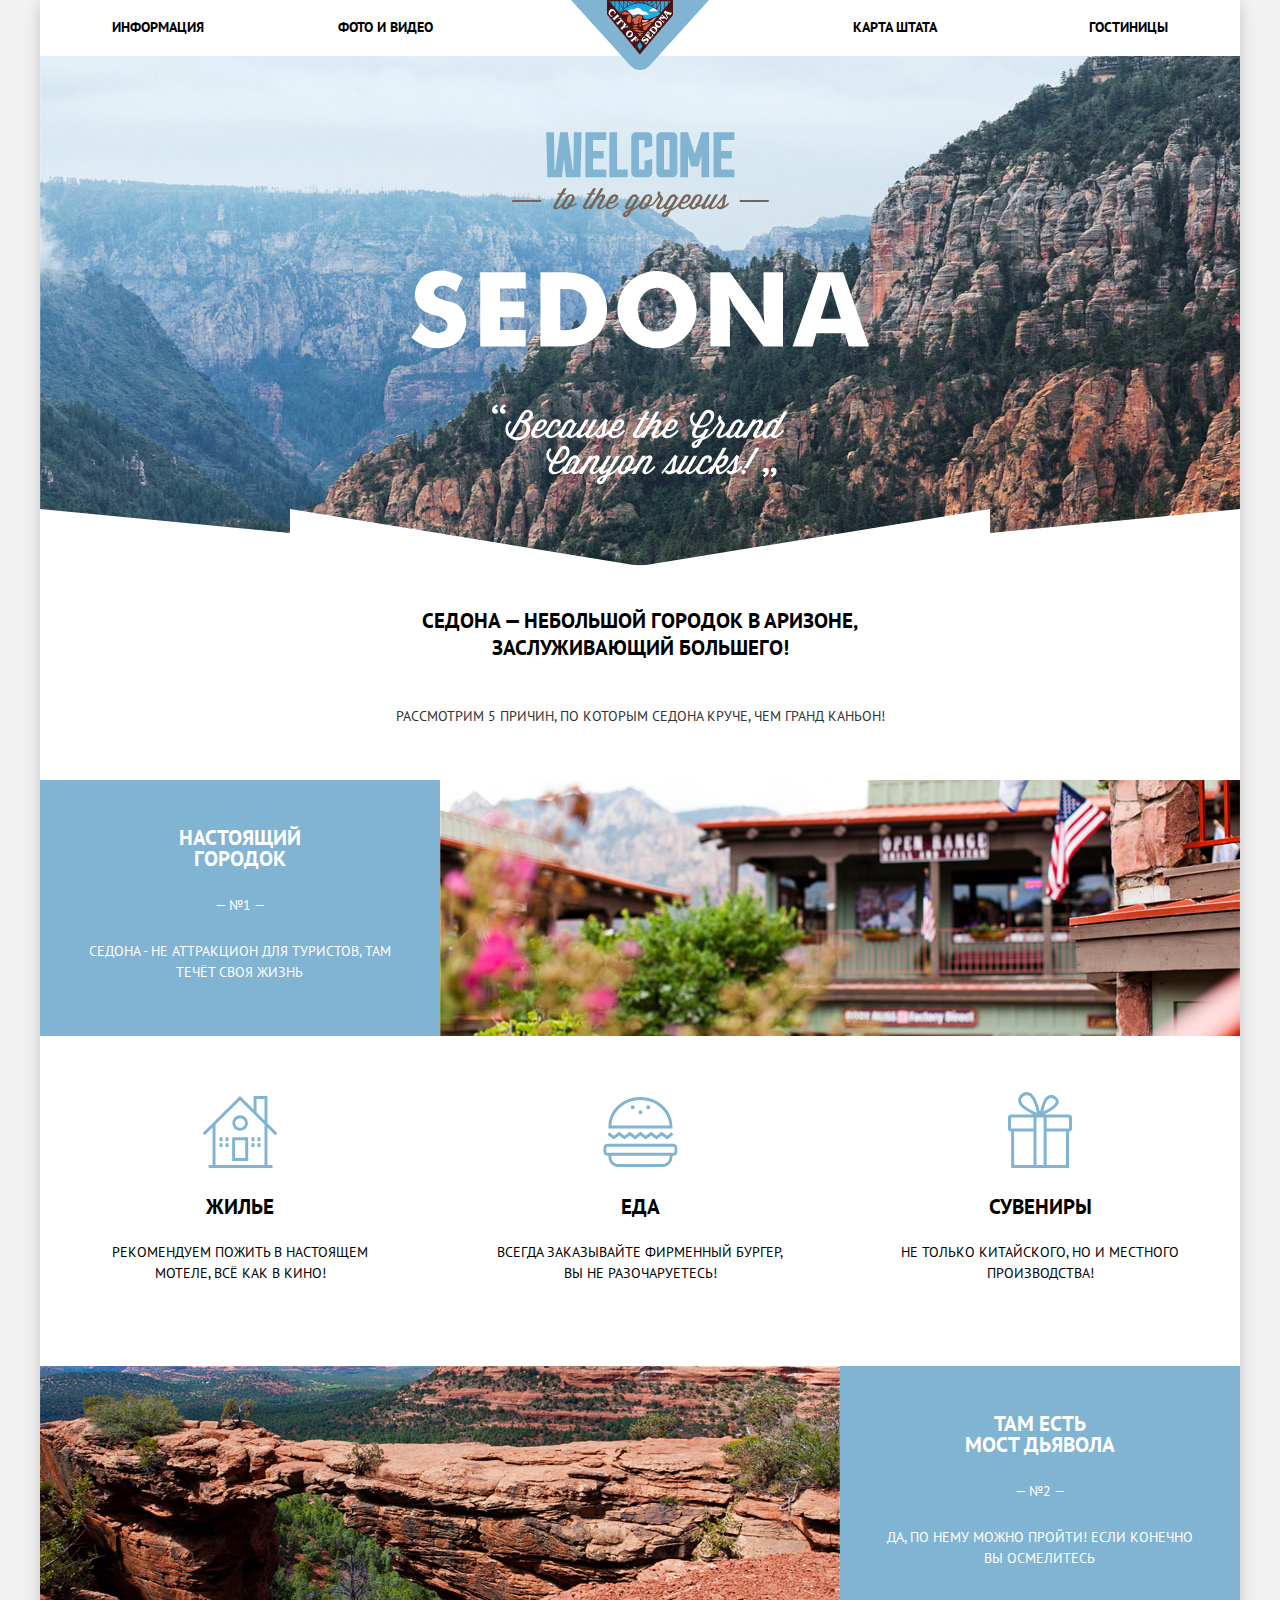
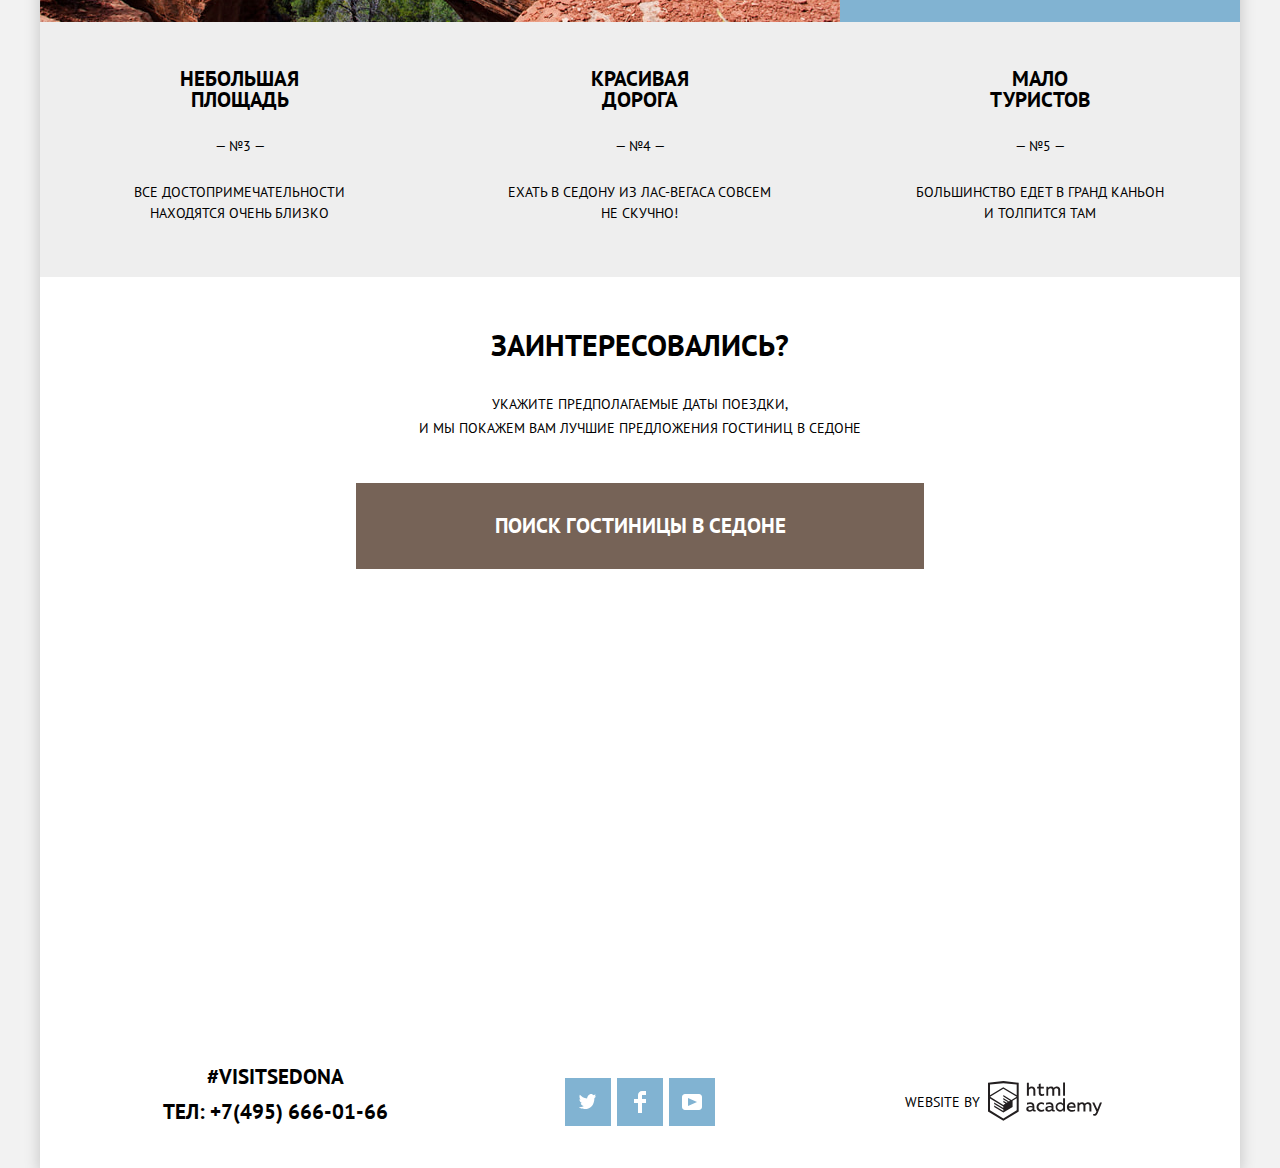
<file: index.html>
<!DOCTYPE html>
<html class="page" lang="ru">

<head>
  <meta charset="utf-8">
  <title>HTML Academy: Седона</title>
  <link rel="stylesheet" href="css/normalize.css">
  <link rel="stylesheet" href="css/style.min.css">

  <link rel="icon" href="favicon.ico">
  <link rel="icon" href="img/icons/icon.svg" type="image/svg+xml">
  <link rel="apple-touch-icon" href="img/icons/180.png">
  <link rel="manifest" href="manifest.webmanifest">
</head>

<body class="page-body">
  <div class="container">
    <header class="main-header">
      <nav class="main-navigation">
        <ul class="site-navigation">
          <li class="site-navigation__item"><a href="#">Информация</a></li>
          <li class="site-navigation__item"><a href="blank.html">Фото и видео</a></li>
        </ul>
        <a class="main-header-logo">
          <img src="img/logo.svg" width="138" height="70" alt="logotip">
        </a>
        <ul class="site-navigation">
          <li class="site-navigation__item"><a href="blank.html">Карта штата</a></li>
          <li class="site-navigation__item"><a href="catalog.html">Гостиницы</a></li>
        </ul>
      </nav>
    </header>

    <main class="main">
      <h1 class="hidden">Sedona - сайт поиска жилья</h1>
      <section class="preview">
        <h2 class="hidden">Превью</h2>
        <div class="preview-img">
          <img src="img/welcome.svg" width="459" height="353"
            alt="WELCOME to the gorgeous SEDONA because the grand canyon sucks">
        </div>
        <div class="preview-text">
          <h3 class="preview-text_title title-h3">Седона — небольшой городок в Аризоне, заслуживающий большего!
          </h3>
          <p class="preview-text_text p_text">Рассмотрим 5 причин, по которым Седона круче, чем гранд каньон!</p>
        </div>
      </section>
      <section class="description">
        <h2 class="hidden">Описание</h2>
        <ul class="description-list">
          <li class="description-item">
            <div class="description-item-block">
              <h3 class="description-item-block__title title-h3">Настоящий<br> городок</h3>
              <p class="p_text">&#8212; №1 &#8212;</p>
              <p class="description-item-block__text p_text">Седона - не аттракцион для туристов, там<br> течёт своя
                жизнь</p>
            </div>
            <div class="description-item-block_img">
              <img src="img/image-1.jpg" width="800" height="256" alt="small town Sedona">
            </div>
            <ul class="feature-list">
              <li class="feature-item feature-item--house">
                <h4 class="feature-item__title title-h4">Жилье</h4>
                <p class="feature-item__text p_text">Рекомендуем пожить в настоящем<br> мотеле, всё как в кино!</p>
              </li>
              <li class="feature-item feature-item--burger">
                <h4 class="feature-item__title title-h4">Еда</h4>
                <p class="feature-item__text p_text">Всегда заказывайте фирменный бургер,<br> вы не разочаруетесь!</p>
              </li>
              <li class="feature-item feature-item--present">
                <h4 class="feature-item__title title-h4">Сувениры</h4>
                <p class="feature-item__text p_text">Не только китайского, но и местного<br> производства!</p>
              </li>
            </ul>
          </li>
          <li class="description-item">
            <div class="description-item-block_img">
              <img src="img/image-2.jpg" width="800" height="256" alt="canyon">
            </div>
            <div class="description-item-block">
              <h3 class="description-item-block__title title-h3">Там есть<br> Мост дьявола</h3>
              <p class="p_text">&#8212; №2 &#8212;</p>
              <p class="description-item-block__text p_text">Да, по нему можно пройти! Если конечно<br> вы осмелитесь
              </p>
            </div>
          </li>
        </ul>
        <ul class="description-list-profit">
          <li class="description-item-block profit">
            <h3 class="description-item-block-title profit title-h3">небольшая<br> площадь</h3>
            <p class="p_text">&#8212; №3 &#8212;</p>
            <p class="description-item-block__text profit p_text">все достопримечательности<br> находятся очень близко
            </p>
          </li>
          <li class="description-item-block profit">
            <h3 class="description-item-block-title profit title-h3">красивая<br> дорога</h3>
            <p class="p_text">&#8212; №4 &#8212;</p>
            <p class="description-item-block__text profit p_text">ехать в седону из лас-вегаса совсем<br> не скучно!</p>
          </li>
          <li class="description-item-block profit">
            <h3 class="description-item-block-title profit title-h3">мало<br> туристов</h3>
            <p class="p_text">&#8212; №5 &#8212;</p>
            <p class="description-item-block__text profit p_text">большинство едет в гранд каньон<br> и толпится там</p>
          </li>
        </ul>
      </section>
      <section class="block-search">
        <h2 class="hidden">Поиск Гостиницы</h2>
        <p class="block-search__title p_text">Заинтересовались?</p>
        <p class="block-search__text p_text">Укажите предполагаемые даты поездки,<br> и мы покажем вам лучшие предложения гостиниц в седоне</p>
        <div class="search-form__btn-wrapper">
          <button class="button-search"><span class="button-search--active">поиск гостиницы в седоне</span></button>
        </div>
        <div class="search-form search-form--hidden">
          <div class="search-form__wrapper">
            <h2 class="hidden">Форма поиска гостиницы</h2>
            <div class="search-form-block">
              <form action="https://echo.htmlacademy.ru/" method="POST">
                <div class="search-form-block__wrapper">
                  <label class="search-date-in  search-label text" for="date-in">Дата заезда:</label>
                  <input class="search-date-in text " type="text" name="date-in" id="date-in" value="24 апреля 2017">
                  <button type="button" aria-label="calendar"><svg width="21" height="23" viewBox="0 0 21 23"
                      fill="none" xmlns="http://www.w3.org/2000/svg">
                      <path fill-rule="evenodd" clip-rule="evenodd"
                        d="M16.406 3.02498H19.251C20.217 3.02498 21 3.84698 21 4.86198V21.164C21 22.179 20.217 23 19.251 23H1.75C0.784 23 0 22.179 0 21.164V4.86198C0 3.84698 0.784 3.02498 1.75 3.02498H4.593V1.64798C4.593 1.26698 4.887 0.958984 5.25 0.958984C5.612 0.958984 5.906 1.26698 5.906 1.64798V3.02498H9.844V1.64798C9.844 1.26698 10.138 0.958984 10.501 0.958984C10.862 0.958984 11.156 1.26698 11.156 1.64798V3.02498H15.094V1.64798C15.094 1.26698 15.387 0.958984 15.75 0.958984C16.112 0.958984 16.406 1.26698 16.406 1.64798V3.02498ZM19.5646 21.484C19.6466 21.3979 19.691 21.2828 19.688 21.164H19.689V4.86198C19.689 4.60898 19.493 4.40298 19.252 4.40298H16.407V5.78098C16.407 6.16198 16.113 6.46998 15.751 6.46998C15.388 6.46998 15.095 6.16198 15.095 5.78098V4.40298H11.157V5.78098C11.157 6.16198 10.863 6.46998 10.502 6.46998C10.139 6.46998 9.845 6.16198 9.845 5.78098V4.40298H5.907V5.78098C5.907 6.16198 5.613 6.46998 5.251 6.46998C4.888 6.46998 4.594 6.16198 4.594 5.78098V4.40298H1.75C1.50263 4.40953 1.30696 4.61458 1.312 4.86198V21.164C1.30696 21.4114 1.50263 21.6164 1.75 21.623H19.251C19.3698 21.6201 19.4826 21.5701 19.5646 21.484Z"
                        fill="#A9A9A9" />
                      <path fill-rule="evenodd" clip-rule="evenodd"
                        d="M4.59399 9.2251H7.21899V11.2911H4.59399V9.2251ZM4.59399 12.6681H7.21899V14.7351H4.59399V12.6681ZM7.21899 16.1121H4.59399V18.1781H7.21899V16.1121ZM9.18799 16.1121H11.813V18.1781H9.18799V16.1121ZM11.813 12.6681H9.18799V14.7351H11.813V12.6681ZM9.18799 9.2251H11.813V11.2911H9.18799V9.2251ZM16.406 16.1121H13.781V18.1781H16.406V16.1121ZM13.781 12.6681H16.406V14.7351H13.781V12.6681ZM16.406 9.2251H13.781V11.2911H16.406V9.2251Z"
                        fill="#A9A9A9" />
                    </svg>
                  </button>
                </div>
                <div class="search-form-block__wrapper">
                  <label class="search-date-out search-label text" for="date-out">Дата выезда:</label>
                  <input class="search-date-out text " type="text" name="date-out" id="date-out" value="4 июля 2017">
                  <button type="button" aria-label="calendar"><svg width="21" height="23" viewBox="0 0 21 23"
                      fill="none" xmlns="http://www.w3.org/2000/svg">
                      <path fill-rule="evenodd" clip-rule="evenodd"
                        d="M16.406 3.02498H19.251C20.217 3.02498 21 3.84698 21 4.86198V21.164C21 22.179 20.217 23 19.251 23H1.75C0.784 23 0 22.179 0 21.164V4.86198C0 3.84698 0.784 3.02498 1.75 3.02498H4.593V1.64798C4.593 1.26698 4.887 0.958984 5.25 0.958984C5.612 0.958984 5.906 1.26698 5.906 1.64798V3.02498H9.844V1.64798C9.844 1.26698 10.138 0.958984 10.501 0.958984C10.862 0.958984 11.156 1.26698 11.156 1.64798V3.02498H15.094V1.64798C15.094 1.26698 15.387 0.958984 15.75 0.958984C16.112 0.958984 16.406 1.26698 16.406 1.64798V3.02498ZM19.5646 21.484C19.6466 21.3979 19.691 21.2828 19.688 21.164H19.689V4.86198C19.689 4.60898 19.493 4.40298 19.252 4.40298H16.407V5.78098C16.407 6.16198 16.113 6.46998 15.751 6.46998C15.388 6.46998 15.095 6.16198 15.095 5.78098V4.40298H11.157V5.78098C11.157 6.16198 10.863 6.46998 10.502 6.46998C10.139 6.46998 9.845 6.16198 9.845 5.78098V4.40298H5.907V5.78098C5.907 6.16198 5.613 6.46998 5.251 6.46998C4.888 6.46998 4.594 6.16198 4.594 5.78098V4.40298H1.75C1.50263 4.40953 1.30696 4.61458 1.312 4.86198V21.164C1.30696 21.4114 1.50263 21.6164 1.75 21.623H19.251C19.3698 21.6201 19.4826 21.5701 19.5646 21.484Z"
                        fill="#A9A9A9" />
                      <path fill-rule="evenodd" clip-rule="evenodd"
                        d="M4.59399 9.2251H7.21899V11.2911H4.59399V9.2251ZM4.59399 12.6681H7.21899V14.7351H4.59399V12.6681ZM7.21899 16.1121H4.59399V18.1781H7.21899V16.1121ZM9.18799 16.1121H11.813V18.1781H9.18799V16.1121ZM11.813 12.6681H9.18799V14.7351H11.813V12.6681ZM9.18799 9.2251H11.813V11.2911H9.18799V9.2251ZM16.406 16.1121H13.781V18.1781H16.406V16.1121ZM13.781 12.6681H16.406V14.7351H13.781V12.6681ZM16.406 9.2251H13.781V11.2911H16.406V9.2251Z"
                        fill="#A9A9A9" />
                    </svg>
                  </button>
                </div>
                <div class="search-form-block__wrapper search-form-block__wrapper--children">
                  <div class="adult">
                    <label class=" search-label text" for="adult">Взрослые:</label>
                    <button class="button button--minus minus" type="button" aria-label="button--minus"><svg width="12"
                        height="3" viewBox="0 0 12 3" fill="none" xmlns="http://www.w3.org/2000/svg">
                        <rect width="12" height="3" fill="#A9A9A9" />
                      </svg>
                    </button>
                    <input class="search-adult text " type="text" name="adult" id="adult" value="2">
                    <button class="button button--plus plus" type="button" aria-label="button--plus"><svg width="11"
                        height="11" viewBox="0 0 11 11" fill="none" xmlns="http://www.w3.org/2000/svg">
                        <path fill-rule="evenodd" clip-rule="evenodd"
                          d="M4.23086 6.76932V11H6.76932V6.76932H11V4.23086H6.76932V0H4.23085V4.23086H0V6.76932H4.23086Z"
                          fill="#A9A9A9" />
                      </svg>
                    </button>
                  </div>
                  <div class="children">
                    <label class="  search-label text" for="children">Дети:</label>
                    <button class="button button--minus minus" type="button" aria-label="button--minus"><svg width="12"
                        height="3" viewBox="0 0 12 3" fill="none" xmlns="http://www.w3.org/2000/svg">
                        <rect width="12" height="3" fill="#A9A9A9" />
                      </svg>
                    </button>
                    <input class="search-children text " type="text" name="children" id="children" value="0">
                    <button class="button button--plus plus" type="button" aria-label="button--plus"><svg width="11"
                        height="11" viewBox="0 0 11 11" fill="none" xmlns="http://www.w3.org/2000/svg">
                        <path fill-rule="evenodd" clip-rule="evenodd"
                          d="M4.23086 6.76932V11H6.76932V6.76932H11V4.23086H6.76932V0H4.23085V4.23086H0V6.76932H4.23086Z"
                          fill="#A9A9A9" />
                      </svg>
                    </button>
                  </div>
                </div>
                <button class="search-button" type="submit"><span>Найти</span></button>
              </form>
            </div>
          </div>
        </div>
      </section>
      <section class="map">
        <h2 class="hidden">карта</h2>
        <div>
          <iframe
            src="https://www.google.com/maps/embed?pb=!1m18!1m12!1m3!1d837187.0478783008!2d-111.95041720339687!3d34.950043770920715!2m3!1f0!2f0!3f0!3m2!1i1024!2i768!4f13.1!3m3!1m2!1s0x872da132f942b00d%3A0x5548c523fa6c8efd!2z0KHQtdC00L7QvdCwLCDQkNGA0LjQt9C-0L3QsCA4NjMzNiwg0KHQqNCQ!5e0!3m2!1sru!2sru!4v1615909333583!5m2!1sru!2sru"
            width="1200" height="593" style="border:0;" allowfullscreen="" loading="lazy"></iframe>
        </div>
      </section>
    </main>

    <footer class="main-footer main-footer--index">
      <div class="footer-contacts">
        <h2 class="visually-hidden">Контакты</h2>
        <span>#VISITSEDONA</span>
        <a class="contacts-phone" href="tel:+74956660166">ТЕЛ: +7(495) 666-01-66 </a>
      </div>
      <div class="footer-social">
        <h2 class="hidden">Соцсети</h2>
        <ul>
          <li class="footer-social-item">
            <a class="social-button" href="#">
              <span class="visually-hidden">Twitter</span>
              <svg width="17" height="17" viewBox="0 0 17 17" fill="none" xmlns="http://www.w3.org/2000/svg">
                <path
                  d="M10.95 1.14409C12.635 0.648089 13.934 1.41409 14.527 2.32309C15.2 2.09209 15.858 1.84209 16.538 1.61509C16.5249 2.30145 16.2117 2.94761 15.681 3.38309C16.366 3.55309 16.985 2.89209 16.985 2.89209C16.816 3.89209 15.979 4.68009 15.422 4.91609C15.191 11.6661 12.247 16.1331 5.34498 15.9981H4.89898C4.48898 15.9981 0.734977 15.5381 0.000976562 14.1111C2.27198 14.3071 3.89398 13.6891 4.69398 12.9341C3.73398 12.6341 2.01498 12.4571 1.71498 9.98409C2.06398 10.0901 2.27898 10.2121 2.90498 10.1031C1.70498 9.24709 0.373977 8.53009 0.447977 6.33009C0.732977 6.65809 1.51498 6.86609 1.78798 6.80209C1.08498 6.56109 -0.182023 3.44209 0.893977 1.85009C2.71198 3.70409 4.62898 5.45609 8.04598 5.62309C8.25398 3.33009 9.18298 1.79309 10.95 1.14409Z"
                  fill="white" />
              </svg>
            </a>
          </li>
          <li class="footer-social-item">
            <a class="social-button" href="#">
              <span class="visually-hidden">Facebook</span>
              <svg width="12" height="22" viewBox="0 0 12 22" fill="none" xmlns="http://www.w3.org/2000/svg">
                <path d="M12 4V0H8C5.79086 0 4 1.79086 4 4V8H0V12H4V22H8V12H12V8H8V4H12Z" fill="white" />
              </svg>
            </a>
          </li>
          <li class="footer-social-item">
            <a class="social-button" href="#">
              <span class="visually-hidden">YouTube</span>
              <svg width="20" height="16" viewBox="0 0 20 16" fill="none" xmlns="http://www.w3.org/2000/svg">
                <path fill-rule="evenodd" clip-rule="evenodd"
                  d="M3 0H17C18.65 0 20 1.35 20 3V13C20 14.65 18.65 16 17 16H3C1.35 16 0 14.65 0 13V3C0 1.35 1.35 0 3 0ZM6.027 4.002V11.998L15.014 8L6.027 4.002Z"
                  fill="white" />
              </svg>
            </a>
          </li>
        </ul>
      </div>
      <div class="footer-copyright">
        <h2 class="hidden">Копирайт</h2>
        <p class="footer-copyright__text p_text">Website by</p>
        <a class="footer-copyright-button" href="https://htmlacademy.ru/intensive/htmlcss" aria-label="coopyright">
          <svg width="115" height="41" fill="none" xmlns="http://www.w3.org/2000/svg">
            <path fill-rule="evenodd" clip-rule="evenodd"
              d="M15.52 1.057h-.17L0 2.72v28.776l15.35 9.343 15.352-9.344V2.72L15.52 1.057zm61.498 1.565h-1.93v13.11h1.93V2.621zm-36.156.01v5.136a3.976 3.976 0 0 1 2.849-1.23 3.387 3.387 0 0 1 2.614 1.007 3.55 3.55 0 0 1 1.015 2.662v5.556h-1.973v-5.297a1.984 1.984 0 0 0-.41-1.44 1.899 1.899 0 0 0-1.289-.718h-.316a3.081 3.081 0 0 0-2.448 1.5v5.955H38.9V2.633h1.963zm36.156 28.852h-1.74v-1.425a4.061 4.061 0 0 1-3.366 1.662c-2.437-.168-4.33-2.239-4.33-4.736 0-2.498 1.893-4.569 4.33-4.737a3.98 3.98 0 0 1 3.165 1.402v-5.33h1.941v13.164zm-29.952-1.425c.197-.008.392-.044.58-.107v1.435c-.398.153-.82.23-1.245.226a1.758 1.758 0 0 1-1.762-1.079 5.035 5.035 0 0 1-3.313 1.166c-1.593 0-3.07-.896-3.07-2.752 0-2.298 2.11-3.01 3.914-3.01.77.013 1.537.103 2.29.27v-.324c0-1.079-.802-1.91-2.31-1.91a7.682 7.682 0 0 0-3.166.69V22.83a10.56 10.56 0 0 1 3.365-.593c2.49 0 4.02 1.209 4.02 3.938v3.237a.592.592 0 0 0 .13.429c.096.12.236.194.387.208h.18v.01zM40.27 28.84c.027.389.205.75.495 1.004.289.253.666.378 1.046.345h.116a3.537 3.537 0 0 0 2.542-1.079v-1.532a10.039 10.039 0 0 0-1.91-.227c-1.055 0-2.278.356-2.278 1.49h-.01zm15.752-5.902a5.183 5.183 0 0 0-2.712-.69h-.369a4.514 4.514 0 0 0-3.18 1.471 4.722 4.722 0 0 0-1.23 3.341v.442c.164 2.498 2.273 4.39 4.716 4.23 1.004.024 2-.187 2.912-.615v-1.845a5.185 5.185 0 0 1-2.564.69 2.885 2.885 0 0 1-2.657-1.426 3.024 3.024 0 0 1 0-3.07 2.884 2.884 0 0 1 2.657-1.427c.865-.003 1.71.26 2.427.755v-1.856zM66.15 30.06c.198-.008.393-.045.58-.108v1.435c-.397.153-.82.23-1.244.226a1.758 1.758 0 0 1-1.762-1.079 5.035 5.035 0 0 1-3.313 1.166c-1.593 0-3.07-.896-3.07-2.752 0-2.298 2.11-3.01 3.914-3.01.77.013 1.537.103 2.29.27v-.324c0-1.079-.802-1.91-2.311-1.91a7.682 7.682 0 0 0-3.165.69V22.83c1.084-.379 2.22-.58 3.365-.593 2.49 0 4.02 1.209 4.02 3.938v3.237a.592.592 0 0 0 .129.429c.097.12.237.194.388.208h.18v.01zm-6.296-.212a1.468 1.468 0 0 1-.498-1.008h.021c0-1.133 1.16-1.489 2.279-1.489.642.015 1.281.09 1.91.227v1.532a3.537 3.537 0 0 1-2.543 1.079h-.116a1.404 1.404 0 0 1-1.053-.34zm9.472-2.918c0-1.644 1.304-2.977 2.912-2.977l.021.054c1.214 0 2.314.731 2.806 1.866v2.158a3.015 3.015 0 0 1-2.827 1.877c-1.608 0-2.912-1.333-2.912-2.978zm14.022-4.682c3.492 0 4.705 2.892 4.135 5.492h-6.562c.222 1.618 1.762 2.276 3.366 2.276a6.326 6.326 0 0 0 2.785-.636v1.726c-1 .436-2.08.646-3.165.615-2.67 0-5.012-1.532-5.012-4.769a4.572 4.572 0 0 1 1.145-3.268 4.37 4.37 0 0 1 3.076-1.469h.232v.033zm-2.48 3.927c.101-1.351 1.253-2.365 2.575-2.265h.042c.62-.057 1.234.17 1.675.62.442.449.666 1.075.614 1.71H80.87v-.065zm8.62 5.287v-8.966h1.74v1.079a3.983 3.983 0 0 1 2.934-1.37 3.001 3.001 0 0 1 2.785 1.51c.793-.881 1.9-1.399 3.07-1.435a3.192 3.192 0 0 1 2.489 1.01c.647.69.971 1.631.887 2.583v5.61h-2.004v-5.556a1.74 1.74 0 0 0-.366-1.262 1.665 1.665 0 0 0-1.132-.626h-.275a2.936 2.936 0 0 0-2.184 1.208v6.237H95.43v-5.557a1.742 1.742 0 0 0-.38-1.266 1.666 1.666 0 0 0-1.15-.611h-.21a3.153 3.153 0 0 0-2.333 1.392v6.074h-1.825l-.042-.054zm24.488-8.988h-2.005l-2.648 6.798-3.018-6.787h-2.11l4.221 9.063-.18.454c-.517 1.36-1.234 2.05-2.184 2.05a2.96 2.96 0 0 1-.897-.13v1.694c.38.096.77.147 1.161.151 1.329 0 2.585-.744 3.534-3.086l4.126-10.206zM52.689 6.787V3.55l-1.962.464v2.719h-1.583V8.49h1.646v4.5c-.067.826.234 1.64.82 2.213a2.653 2.653 0 0 0 2.197.743c.793.007 1.58-.121 2.332-.378v-1.726a4.647 4.647 0 0 1-1.783.356c-1.14 0-1.667-.389-1.667-1.575V8.513h3.165V6.787H52.69zm5.697 8.966V6.754h1.752v1.08a3.983 3.983 0 0 1 2.922-1.382 2.998 2.998 0 0 1 2.743 1.435c.793-.882 1.9-1.4 3.07-1.435.94-.037 1.85.347 2.491 1.052.64.704.949 1.66.843 2.617v5.62h-2.004v-5.556a1.743 1.743 0 0 0-.366-1.262 1.668 1.668 0 0 0-1.132-.626h-.243a2.937 2.937 0 0 0-2.184 1.209v6.236h-2.005v-5.557a1.742 1.742 0 0 0-.365-1.262 1.667 1.667 0 0 0-1.133-.626h-.242A3.153 3.153 0 0 0 60.2 9.69v6.074h-1.815v-.01zm-29.689 14.55l.01-.006-.01.021v-.015zm0-11.983v11.983l-13.346 8.13-13.346-8.115V18.515l13.283 8.092v1.424l-9.105-5.503v1.414l9.157 5.621v1.5l-9.147-5.567v1.456l9.158 5.621 9.232-5.653v-6.107l4.114-2.492zm.01-1.542l-3.67 2.158-1.689 1.079-8.04-4.931v1.413l6.848 4.23-.148.097-1.055.582-5.665-3.452v1.445l4.473 2.72-1.055.722-3.376-2.05v1.414l2.215 1.338-2.247 1.36L2.11 16.863 15.31 8.729l13.399 8.049zm-13.42-9.506l13.42 8.081V4.563L15.362 3.13 2.015 4.564v10.79l13.273-8.082z"
              fill="#231F20" /></svg>
        </a>
      </div>
    </footer>
  </div>
  <script src="js/index.min.js"></script>
</body>

</html>
</file>
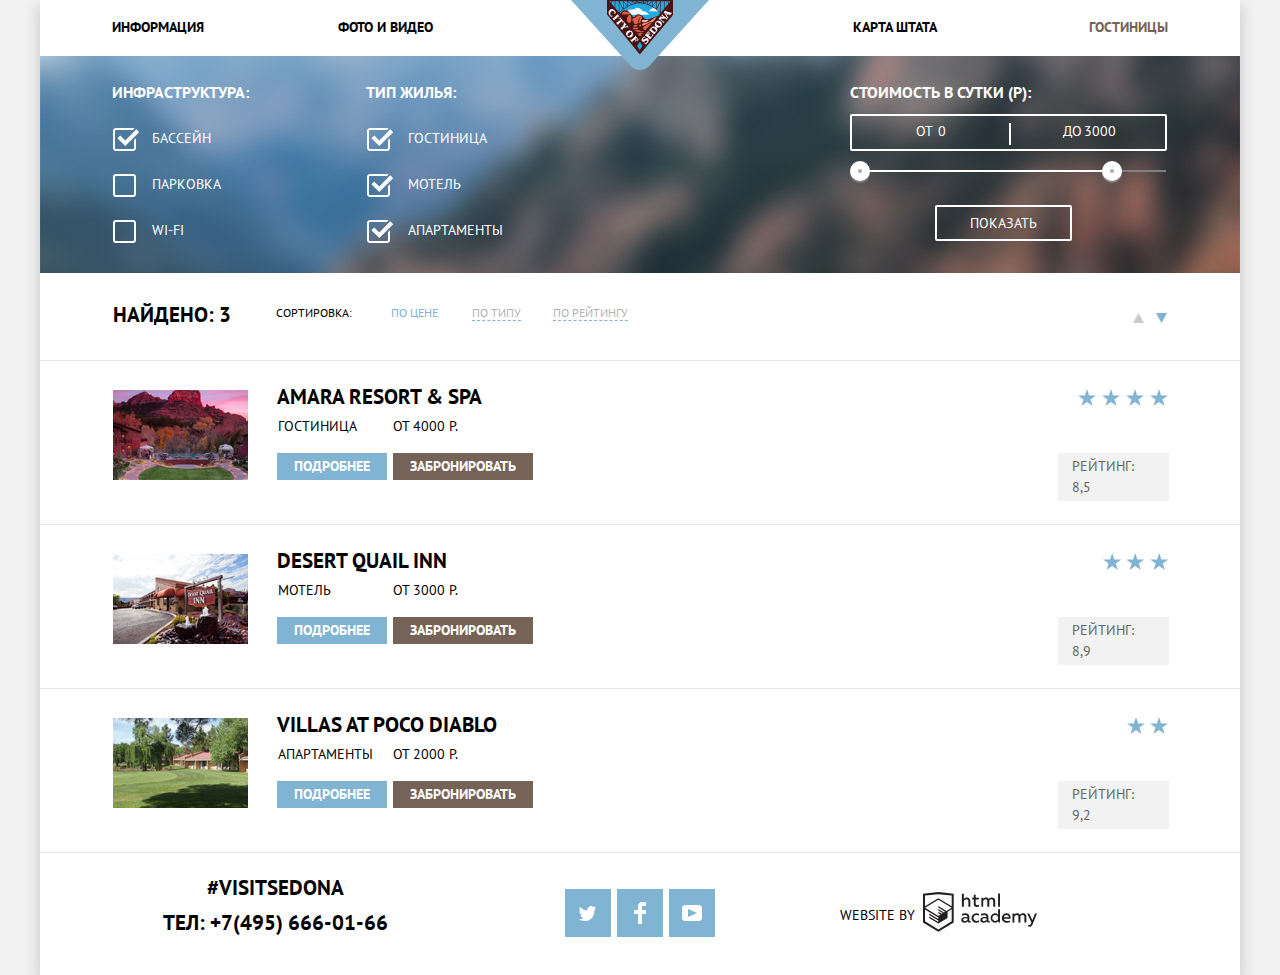
<file: catalog.html>
<!DOCTYPE html>
<html class="page" lang="ru">

<head>
  <meta charset="utf-8">
  <title>HTML Academy: Седона</title>
  <link rel="stylesheet" href="css/normalize.css">
  <link rel="stylesheet" href="css/style.min.css">

  <link rel="icon" href="favicon.ico">
  <link rel="icon" href="img/icons/icon.svg" type="image/svg+xml">
  <link rel="apple-touch-icon" href="img/icons/180.png">
  <link rel="manifest" href="manifest.webmanifest">
</head>

<body class="page-body">
  <div class="container">
    <header class="main-header">
      <nav class="main-navigation">
        <ul class="site-navigation">
          <li class="site-navigation__item"><a href="blank.html">Информация</a></li>
          <li class="site-navigation__item"><a href="blank.html">Фото и видео</a></li>
        </ul>
        <a href="index.html" class="main-header-logo">
          <img src="img/logo.svg" width="138" height="70" alt="logotip">
        </a>
        <ul class="site-navigation">
          <li class="site-navigation__item"><a href="blank.html">Карта штата</a></li>
          <li class="site-navigation__item"><a class="active" href="catalog.html">Гостиницы</a></li>
        </ul>
      </nav>
    </header>
    <main class="main">
      <section class="parametrs">
        <h2 class="hidden">Параметры жилья</h2>
        <form class="parametrs-form" action="https://echo.htmlacademy.ru/" method="POST">
          <div class="parametrs-form__container">
            <fieldset class="parametrs-form-infrastructure fieldset">
              <legend class="parametrs-title">Инфраструктура:</legend>
              <ul class="parametrs-infrastructure-list">
                <li class="infrastructure-item">
                  <input class="filter-input-checkbox visually-hidden" type="checkbox" name="pool" id="filter-pool"
                    checked>
                  <label for="filter-pool">Бассейн</label>
                </li>
                <li class="infrastructure-item">
                  <input class="filter-input-checkbox visually-hidden" type="checkbox" name="parking"
                    id="filter-parking">
                  <label for="filter-parking">Парковка</label>
                </li>
                <li class="infrastructure-item">
                  <input class="filter-input-checkbox visually-hidden" type="checkbox" name="wi-fi" id="filter-wi-fi">
                  <label for="filter-wi-fi">Wi-fi</label>
                </li>
              </ul>
            </fieldset>
            <fieldset class="parametrs-form-type fieldset">
              <legend class="parametrs-title">Тип жилья:</legend>
              <ul class="parametrs-type-list">
                <li class="type-item">
                  <input class="filter-input-checkbox visually-hidden" type="checkbox" name="hotel" id="filter-hotel"
                    checked>
                  <label for="filter-hotel">Гостиница</label>
                </li>
                <li class="type-item">
                  <input class="filter-input-checkbox visually-hidden" type="checkbox" name="motel" id="filter-motel"
                    checked>
                  <label for="filter-motel">Мотель</label>
                </li>
                <li class="type-item">
                  <input class="filter-input-checkbox visually-hidden" type="checkbox" name="apartment"
                    id="filter-apartment" checked>
                  <label for="filter-apartment">Апартаменты</label>
                </li>
              </ul>
            </fieldset>
          </div>
          <div class="parametrs-form__container-cost">
            <fieldset class="filter-cost">
              <legend>Стоимость в сутки (Р):</legend>
              <div class="range-cost">
                <div class="range-price">
                  <div class="range-price__min-price">
                    <label class="min-price">от <input type="number" name="min-price" value="0"></label>
                  </div>
                  <div class="separator"></div>
                  <div class="range-price__max-price">
                    <label class="max-price">до<input type="number" name="max-price" value="3000"> </label>
                  </div>
                </div>
                <div class="range-controls">
                  <div class="scale">
                    <div class="bar"></div>
                  </div>
                  <div class="toggle" tabindex="0"><span class="visually-hidden">toggle</span></div>
                  <div class="toggle toggle-max" tabindex="0"><span class="visually-hidden">toggle</span></div>
                </div>
              </div>
            </fieldset>
            <button class="parametrs-form__container-cost__button" type="submit" aria-label="to-show">Показать</button>
          </div>
        </form>
      </section>
      <section class="result-block">
        <h2 class="hidden">Результат поиска</h2>
        <div class="result-block-sorting">
          <p class="result-block-sorting__text p_text">Найдено:<span> 3</span></p>
          <span class="result-block-sorting__span">Сортировка:</span>
          <ul class="result-block-sorting__list">
            <li class="result-block-sorting__item"><a class="exile active" href="#" aria-label="sorting">По цене</a></li>
            <li class="result-block-sorting__item"><a class="exile" href="#" aria-label="sorting">По типу</a></li>
            <li class="result-block-sorting__item"><a class="exile" href="#" aria-label="sorting">По рейтингу</a></li>
            <li class="no-item arrow-up"><button class="no-item__button up-dir" aria-label="up-dir">
                <svg width="11" height="10" viewBox="0 0 11 10" fill="none" xmlns="http://www.w3.org/2000/svg">
                  <path d="M5.5 0L0 10H11L5.5 0Z" fill="#CACACA" />
                </svg>
              </button></li>
            <li class="no-item arrow-down"><button class="no-item__button down-dir" aria-label="down-dir">
                <svg width="11" height="10" viewBox="0 0 11 10" fill="none" xmlns="http://www.w3.org/2000/svg">
                  <path d="M5.5 10L0 0H11" fill="#81B3D2" />
                </svg>
              </button></li>
          </ul>
        </div>
        <ul class="result-block__list">
          <li class="result-block__item">

            <img src="img/catalog-pic-1.jpg" width="135" height="90" alt="hotel Amara Resort">
            <div class="result-block__item__block-description">
              <a href="#" aria-label="hotel">
                <h3 class="result-block__item__block-description-title title-h3">Amara Resort & Spa</h3>
              </a>
              <table class="table__text">
                <tr>
                  <td>Гостиница</td>
                  <td class="rightcol"> От 4000 Р.</td>
                </tr>
              </table>
              <button class="button-result-block button_description" type="submit"><span>Подробнее</span></button>
              <button class="button-result-block button_reserve" type="submit"><span>Забронировать</span></button>
            </div>
            <div class="result-block__item__block-rating">
              <div class="result-block__item__block-rating__star"></div>
              <p class="result-block__item__block-rating__star__text p_text">Рейтинг: 8,5</p>
            </div>
          </li>
          <li class="result-block__item result-block__motel">
            <img src="img/catalog-pic-2.jpg" width="135" height="90" alt="motel Desert Quail Inn">
            <div class="result-block__item__block-description">
              <a href="#" aria-label="motel">
                <h3 class="result-block__item__block-description-title title-h3">Desert Quail Inn</h3>
              </a>
              <table class="table__text">
                <tr>
                  <td>Мотель</td>
                  <td class="rightcol"> От 3000 Р.</td>
                </tr>
              </table>
              <button class="button-result-block button_description" type="submit"><span>Подробнее</span></button>
              <button class="button-result-block button_reserve" type="submit"><span>Забронировать</span></button>
            </div>
            <div class="result-block__item__block-rating">
              <div class="result-block__item__block-rating__star"></div>
              <p class="result-block__item__block-rating__star__text p_text">Рейтинг: 8,9</p>
            </div>
          </li>
          <li class="result-block__item result-block__apart">
            <img src="img/catalog-pic-3.jpg" width="135" height="90" alt="apartment Villas at Poco Diablo">
            <div class="result-block__item__block-description">
              <a href="#" aria-label="apartment">
                <h3 class="result-block__item__block-description-title title-h3">Villas at Poco Diablo</h3>
              </a>
              <table class="table__text">
                <tr>
                  <td>Апартаменты</td>
                  <td class="rightcol"> От 2000 Р.</td>
                </tr>
              </table>
              <button class="button-result-block button_description" type="submit"><span>Подробнее</span></button>
              <button class="button-result-block button_reserve" type="submit"><span>Забронировать</span></button>
            </div>
            <div class="result-block__item__block-rating">
              <div class="result-block__item__block-rating__star"></div>
              <p class="result-block__item__block-rating__star__text p_text">Рейтинг: 9,2</p>
            </div>
          </li>
        </ul>

      </section>
    </main>
    <footer class="main-footer">
      <div class="footer-contacts">
        <h2 class="hidden">Контакты</h2>
        <span>#VISITSEDONA</span>
        <a class="contacts-phone" href="tel:+74956660166">ТЕЛ: +7(495) 666-01-66 </a>
      </div>
      <div class="footer-social">
        <h2 class="hidden">Соцсети</h2>
        <ul>
          <li class="footer-social-item">
            <a class="social-button" href="#">
              <span class="visually-hidden">Twitter</span>
              <svg width="17" height="17" viewBox="0 0 17 17" fill="none" xmlns="http://www.w3.org/2000/svg">
                <path
                  d="M10.95 1.14409C12.635 0.648089 13.934 1.41409 14.527 2.32309C15.2 2.09209 15.858 1.84209 16.538 1.61509C16.5249 2.30145 16.2117 2.94761 15.681 3.38309C16.366 3.55309 16.985 2.89209 16.985 2.89209C16.816 3.89209 15.979 4.68009 15.422 4.91609C15.191 11.6661 12.247 16.1331 5.34498 15.9981H4.89898C4.48898 15.9981 0.734977 15.5381 0.000976562 14.1111C2.27198 14.3071 3.89398 13.6891 4.69398 12.9341C3.73398 12.6341 2.01498 12.4571 1.71498 9.98409C2.06398 10.0901 2.27898 10.2121 2.90498 10.1031C1.70498 9.24709 0.373977 8.53009 0.447977 6.33009C0.732977 6.65809 1.51498 6.86609 1.78798 6.80209C1.08498 6.56109 -0.182023 3.44209 0.893977 1.85009C2.71198 3.70409 4.62898 5.45609 8.04598 5.62309C8.25398 3.33009 9.18298 1.79309 10.95 1.14409Z"
                  fill="white" />
              </svg>
            </a>
          </li>
          <li class="footer-social-item">
            <a class="social-button" href="#">
              <span class="visually-hidden">Facebook</span>
              <svg width="12" height="22" viewBox="0 0 12 22" fill="none" xmlns="http://www.w3.org/2000/svg">
                <path d="M12 4V0H8C5.79086 0 4 1.79086 4 4V8H0V12H4V22H8V12H12V8H8V4H12Z" fill="white" />
              </svg>
            </a>
          </li>
          <li class="footer-social-item">
            <a class="social-button" href="#">
              <span class="visually-hidden">YouTube</span>
              <svg width="20" height="16" viewBox="0 0 20 16" fill="none" xmlns="http://www.w3.org/2000/svg">
                <path fill-rule="evenodd" clip-rule="evenodd"
                  d="M3 0H17C18.65 0 20 1.35 20 3V13C20 14.65 18.65 16 17 16H3C1.35 16 0 14.65 0 13V3C0 1.35 1.35 0 3 0ZM6.027 4.002V11.998L15.014 8L6.027 4.002Z"
                  fill="white" />
              </svg>
            </a>
          </li>
        </ul>
      </div>
      <div class="footer-copyright">
        <h2 class="hidden">Копирайт</h2>
        <p class="p_text">Website by</p>
        <a class="footer-copyright-button" href="https://htmlacademy.ru/intensive/htmlcss" aria-label="coopyright">
          <svg width="115" height="41" fill="none" xmlns="http://www.w3.org/2000/svg">
            <path fill-rule="evenodd" clip-rule="evenodd"
              d="M15.52 1.057h-.17L0 2.72v28.776l15.35 9.343 15.352-9.344V2.72L15.52 1.057zm61.498 1.565h-1.93v13.11h1.93V2.621zm-36.156.01v5.136a3.976 3.976 0 0 1 2.849-1.23 3.387 3.387 0 0 1 2.614 1.007 3.55 3.55 0 0 1 1.015 2.662v5.556h-1.973v-5.297a1.984 1.984 0 0 0-.41-1.44 1.899 1.899 0 0 0-1.289-.718h-.316a3.081 3.081 0 0 0-2.448 1.5v5.955H38.9V2.633h1.963zm36.156 28.852h-1.74v-1.425a4.061 4.061 0 0 1-3.366 1.662c-2.437-.168-4.33-2.239-4.33-4.736 0-2.498 1.893-4.569 4.33-4.737a3.98 3.98 0 0 1 3.165 1.402v-5.33h1.941v13.164zm-29.952-1.425c.197-.008.392-.044.58-.107v1.435c-.398.153-.82.23-1.245.226a1.758 1.758 0 0 1-1.762-1.079 5.035 5.035 0 0 1-3.313 1.166c-1.593 0-3.07-.896-3.07-2.752 0-2.298 2.11-3.01 3.914-3.01.77.013 1.537.103 2.29.27v-.324c0-1.079-.802-1.91-2.31-1.91a7.682 7.682 0 0 0-3.166.69V22.83a10.56 10.56 0 0 1 3.365-.593c2.49 0 4.02 1.209 4.02 3.938v3.237a.592.592 0 0 0 .13.429c.096.12.236.194.387.208h.18v.01zM40.27 28.84c.027.389.205.75.495 1.004.289.253.666.378 1.046.345h.116a3.537 3.537 0 0 0 2.542-1.079v-1.532a10.039 10.039 0 0 0-1.91-.227c-1.055 0-2.278.356-2.278 1.49h-.01zm15.752-5.902a5.183 5.183 0 0 0-2.712-.69h-.369a4.514 4.514 0 0 0-3.18 1.471 4.722 4.722 0 0 0-1.23 3.341v.442c.164 2.498 2.273 4.39 4.716 4.23 1.004.024 2-.187 2.912-.615v-1.845a5.185 5.185 0 0 1-2.564.69 2.885 2.885 0 0 1-2.657-1.426 3.024 3.024 0 0 1 0-3.07 2.884 2.884 0 0 1 2.657-1.427c.865-.003 1.71.26 2.427.755v-1.856zM66.15 30.06c.198-.008.393-.045.58-.108v1.435c-.397.153-.82.23-1.244.226a1.758 1.758 0 0 1-1.762-1.079 5.035 5.035 0 0 1-3.313 1.166c-1.593 0-3.07-.896-3.07-2.752 0-2.298 2.11-3.01 3.914-3.01.77.013 1.537.103 2.29.27v-.324c0-1.079-.802-1.91-2.311-1.91a7.682 7.682 0 0 0-3.165.69V22.83c1.084-.379 2.22-.58 3.365-.593 2.49 0 4.02 1.209 4.02 3.938v3.237a.592.592 0 0 0 .129.429c.097.12.237.194.388.208h.18v.01zm-6.296-.212a1.468 1.468 0 0 1-.498-1.008h.021c0-1.133 1.16-1.489 2.279-1.489.642.015 1.281.09 1.91.227v1.532a3.537 3.537 0 0 1-2.543 1.079h-.116a1.404 1.404 0 0 1-1.053-.34zm9.472-2.918c0-1.644 1.304-2.977 2.912-2.977l.021.054c1.214 0 2.314.731 2.806 1.866v2.158a3.015 3.015 0 0 1-2.827 1.877c-1.608 0-2.912-1.333-2.912-2.978zm14.022-4.682c3.492 0 4.705 2.892 4.135 5.492h-6.562c.222 1.618 1.762 2.276 3.366 2.276a6.326 6.326 0 0 0 2.785-.636v1.726c-1 .436-2.08.646-3.165.615-2.67 0-5.012-1.532-5.012-4.769a4.572 4.572 0 0 1 1.145-3.268 4.37 4.37 0 0 1 3.076-1.469h.232v.033zm-2.48 3.927c.101-1.351 1.253-2.365 2.575-2.265h.042c.62-.057 1.234.17 1.675.62.442.449.666 1.075.614 1.71H80.87v-.065zm8.62 5.287v-8.966h1.74v1.079a3.983 3.983 0 0 1 2.934-1.37 3.001 3.001 0 0 1 2.785 1.51c.793-.881 1.9-1.399 3.07-1.435a3.192 3.192 0 0 1 2.489 1.01c.647.69.971 1.631.887 2.583v5.61h-2.004v-5.556a1.74 1.74 0 0 0-.366-1.262 1.665 1.665 0 0 0-1.132-.626h-.275a2.936 2.936 0 0 0-2.184 1.208v6.237H95.43v-5.557a1.742 1.742 0 0 0-.38-1.266 1.666 1.666 0 0 0-1.15-.611h-.21a3.153 3.153 0 0 0-2.333 1.392v6.074h-1.825l-.042-.054zm24.488-8.988h-2.005l-2.648 6.798-3.018-6.787h-2.11l4.221 9.063-.18.454c-.517 1.36-1.234 2.05-2.184 2.05a2.96 2.96 0 0 1-.897-.13v1.694c.38.096.77.147 1.161.151 1.329 0 2.585-.744 3.534-3.086l4.126-10.206zM52.689 6.787V3.55l-1.962.464v2.719h-1.583V8.49h1.646v4.5c-.067.826.234 1.64.82 2.213a2.653 2.653 0 0 0 2.197.743c.793.007 1.58-.121 2.332-.378v-1.726a4.647 4.647 0 0 1-1.783.356c-1.14 0-1.667-.389-1.667-1.575V8.513h3.165V6.787H52.69zm5.697 8.966V6.754h1.752v1.08a3.983 3.983 0 0 1 2.922-1.382 2.998 2.998 0 0 1 2.743 1.435c.793-.882 1.9-1.4 3.07-1.435.94-.037 1.85.347 2.491 1.052.64.704.949 1.66.843 2.617v5.62h-2.004v-5.556a1.743 1.743 0 0 0-.366-1.262 1.668 1.668 0 0 0-1.132-.626h-.243a2.937 2.937 0 0 0-2.184 1.209v6.236h-2.005v-5.557a1.742 1.742 0 0 0-.365-1.262 1.667 1.667 0 0 0-1.133-.626h-.242A3.153 3.153 0 0 0 60.2 9.69v6.074h-1.815v-.01zm-29.689 14.55l.01-.006-.01.021v-.015zm0-11.983v11.983l-13.346 8.13-13.346-8.115V18.515l13.283 8.092v1.424l-9.105-5.503v1.414l9.157 5.621v1.5l-9.147-5.567v1.456l9.158 5.621 9.232-5.653v-6.107l4.114-2.492zm.01-1.542l-3.67 2.158-1.689 1.079-8.04-4.931v1.413l6.848 4.23-.148.097-1.055.582-5.665-3.452v1.445l4.473 2.72-1.055.722-3.376-2.05v1.414l2.215 1.338-2.247 1.36L2.11 16.863 15.31 8.729l13.399 8.049zm-13.42-9.506l13.42 8.081V4.563L15.362 3.13 2.015 4.564v10.79l13.273-8.082z"
              fill="#231F20" /></svg>
        </a>
      </div>
    </footer>
  </div>
</body>

</html>
</file>
<file: css/style.min.css>
@font-face{font-family:"PT Sans Narrow";src:url(../fonts/PTSans.woff2);src:url(../fonts/PTSans.woff);font-weight:400;font-style:normal}@font-face{font-family:"PT Sans Narrow";src:url(../fonts/PTSans-Bold.woff2);src:url(../fonts/PTSans-Bold.woff);font-weight:700;font-style:normal}:root{--black:#000000;--light-black:#333333;--extra-light-black:#666666;--white:#FFFFFF;--blue:#81B3D2;--gray:#A9A9A9;--light-gray:#EEEEEE;--extra-light-gray:#F2F2F2;--brown:#766357;--gray-bg:#f2f2f2;--alternative-gray:#CACACA;--blue-hover:#669EC0;--blue-active:#5496BD;--brown-hover:#604E43;--brown-active:#503E33}*,::after,::before{box-sizing:border-box}.page-body{min-width:1200px;margin:0 auto;padding:0;font-family:"PT Sans Narrow",Arial,sans-serif;font-size:14px;line-height:21px;font-weight:400;color:#000;height:100%;background-color:var(--gray-bg)}.container{display:grid;grid-template-rows:min-content 1fr min-content;align-content:start;max-width:1200px;width:100%;min-height:100%;margin:0 auto;box-shadow:0 5px 15px rgba(0,1,1,.2)}.page{height:100%}.hidden{display:none}.visually-hidden{position:absolute;width:1px;height:1px;margin:-1px;border:0;padding:0;white-space:nowrap;clip-path:inset(100%);clip:rect(0 0 0 0);overflow:hidden}img{max-width:100%;height:auto}a{text-decoration:none}.title-h3{text-transform:uppercase;color:var(--black)}.title-h3,.title-h4{font-size:21px;line-height:21px;font-weight:700;text-align:center}.p_text,.title-h4{text-transform:uppercase}.main{background-color:var(--white)}.main-header .main-header-logo:hover{opacity:.85}.main-navigation{display:flex;margin-bottom:-14px}.site-navigation{display:flex;margin:0;padding:0 72px;width:531px;list-style:none}.site-navigation:first-child .site-navigation__item:first-child{text-align:left}.site-navigation:last-child .site-navigation__item:last-child{text-align:right}.site-navigation:last-child{justify-content:flex-end}.site-navigation__item{width:182px;text-align:center;padding-top:14px}.site-navigation__item a:focus,.site-navigation__item a:hover{color:var(--blue)}.site-navigation__item a:active{color:var(--black);opacity:.3}.main-header-logo{justify-self:center;width:138px;height:70px}.main-header{background-color:var(--white);z-index:1}.site-navigation a{font-size:14px;line-height:26px;text-transform:uppercase;color:var(--black);font-weight:700}.site-navigation__item .active{color:var(--brown)}.preview-img{background-image:url(../img/background-photo-index.jpg);background-repeat:no-repeat;padding-top:76px;background-color:#e6e6fa}.preview-img img{display:block;margin:0 auto}.preview-img::after{content:"";background-image:url(../img/shapee.svg);height:57px;width:1200px;display:block;margin-top:24px}.preview-text{background-color:var(--white)}.preview-text_title{width:470px;line-height:27px;margin:0 auto;padding-top:41px}.preview-text_text{padding-top:45px;padding-bottom:53px;width:519px;margin:auto;text-transform:uppercase;text-align:center;color:var(--light-black)}.description,.description-list{display:flex;flex-direction:column}.description{flex-wrap:wrap}.description-list{list-style:none;margin:0;padding:0;background-color:var(--white)}.search-form-block__wrapper--children{padding-top:4px;padding-bottom:2px}.description-item{display:flex;flex-wrap:wrap;background-color:var(--light-gray)}.description-item-block{color:var(--white);background-color:var(--blue);font-size:14px;line-height:21px;width:33.33%;text-align:center}.description-item-block__title{margin-top:47px;margin-bottom:26px;color:var(--white)}.description-item-block__text{margin-top:25px;min-height:81px}.description-item-block_img{line-height:0%;background-color:#e6e6fa}.description-list-list-two{background-color:#eee}.feature-list{list-style:none;padding:0;display:flex;background-color:var(--white)}.feature-item{text-align:center;width:400px}.feature-item::before{content:"";position:absolute;transform:translateX(-50%)}.feature-item--house::before{width:75px;height:72px;background-image:url(../img/icon-1.svg);top:1096px}.feature-item--burger::before{width:75px;height:70px;background-image:url(../img/icon-3.svg);top:1097px}.feature-item--present::before{width:64px;height:77px;background-image:url(../img/icon-2.svg);top:1091px}.feature-item__title{max-width:240px;margin:160px auto 25px}.feature-item__text{padding:0 40px;min-height:110px}.description-list-profit{display:flex;list-style:none;margin:0;padding:0}.description-item-block.profit{background-color:var(--light-gray);color:var(--black);padding-top:25px}.description-item-block-title.profit{background-color:var(--light-gray);color:var(--black);padding-bottom:5px}.block-search{position:relative;display:grid;text-align:center;background-color:var(--white)}.block-search__title{font-size:30px;font-weight:700;line-height:24px;margin:56px auto 21px}.block-search__text{line-height:24px}.button-search{color:var(--white);background-color:var(--brown);text-transform:uppercase;width:568px;padding:30px;font-size:21px;line-height:26px;font-weight:700;border:0;outline:0}.button-result-block:active span,.button-search--active:active,.button-search:active span,.search-button:active span,.social-button:active svg{opacity:.3}.button-search:focus,.button-search:hover{background-color:var(--brown-hover)}.button-search:active{background-color:#503e33}.map{position:relative}.map iframe{border:0}.main-footer{display:flex;background:rgba(255,255,255,.9);padding-bottom:35px;z-index:1}.main-footer--index{margin-top:-126px}.footer-contacts{width:33.33%;padding-top:22px;padding-left:72px}.footer-contacts .contacts-phone,.footer-contacts span{display:block;text-align:center;font-weight:700;font-size:21px;line-height:26px}.footer-contacts span{width:100%}.footer-contacts .contacts-phone{color:var(--black);margin-top:9px;text-transform:uppercase}.footer-social{width:33.33%;padding-top:36px}.footer-social ul{display:flex;flex-wrap:wrap;justify-content:center;padding:0;list-style:none;margin:0}.footer-social-item:not(:last-child){margin-right:6px}.social-button{width:46px;height:48px}.search-button,.social-button{display:flex;align-items:center;justify-content:center;background-color:var(--blue);color:inherit;outline:0}.search-button:focus,.search-button:hover,.social-button:focus,.social-button:hover{background-color:var(--blue-hover)}.search-button:active,.social-button:active{background-color:var(--blue-active)}.footer-copyright{display:flex;width:33.33%;padding-top:38px}.footer-copyright__text{padding-left:65px;margin:0;padding-top:12px}.footer-copyright-button{margin-left:8px}.footer-copyright-button:focus path,.footer-copyright-button:hover path{fill:var(--blue)}.footer-copyright-button:active path{fill:#231f20;opacity:.3}.search-form__btn-wrapper{margin:29px auto 0}.search-form{position:absolute;top:100%;left:50%;transform:translateX(-50%);overflow:hidden;z-index:1}.search-form__wrapper{display:flex;width:568px;height:max-content;background-color:var(--white);box-shadow:0 7px 15px rgba(0,1,1,.15);transition:transform 1s ease;z-index:-11}.search-form--hidden{z-index:-1}.search-form--hidden .search-form__wrapper{transform:translateY(-100%)}.search-form .search-form-block{padding:55px}.search-form-block__wrapper{display:inline-flex;position:relative;margin-bottom:29px}.search-form-block__wrapper .adult{display:flex;position:relative;margin-right:6px}.search-form-block__wrapper .children{display:flex;position:relative}.adult .search-adult,.children .search-children{text-align:center;padding-top:3px;padding-bottom:6px;outline:0}.search-form-block__wrapper button{position:absolute;top:6px;right:9px;width:21px;height:23px;padding:0;border:0;cursor:pointer;outline:0;border-radius:2px}.adult .button--minus,.ch .button--minus{top:4px}.search-form-block__wrapper button:hover path,.search-form-block__wrapper button:hover rect{fill:var(--black)}.search-form-block__wrapper button:active path,.search-form-block__wrapper button:active rect{fill:var(--blue)}.adult .minus,.children .minus{position:absolute;top:4px;right:85px;outline:0}.search-label{text-align:initial;margin-top:7px}.adult .plus,.children .plus{position:absolute;top:11px;right:9px;outline:0}.search-form-block label{display:inline-flex;width:100px;margin-right:12px;margin-top:4px}.adult .button--plus,.children .button--plus{top:8px}.children label{padding-left:47px}.search-button{width:458px;height:100%;border:0;color:var(--white);font-weight:700;font-size:21px;line-height:26px;text-transform:uppercase;padding:16px;margin-top:25px}input.search-date-in,input.search-date-out{display:inline-flex;width:346px;background-color:var(--extra-light-gray);border:2px solid transparent;padding:2px 7px 5px 10px;outline:0}input.search-date-in:hover,input.search-date-out:hover{background-color:#ebebeb}input.search-date-in:focus,input.search-date-out:focus{background:#fff;border:2px solid #e5e5e5}input.search-adult,input.search-children{display:inline-flex;width:114px;background-color:var(--extra-light-gray);border:0;padding:0}.adult .search-label{text-align:initial}.text{font-weight:700;font-size:14px;line-height:26px;text-transform:uppercase}.parametrs{background-image:url(../img/background-photo-catalog.jpg);background-repeat:no-repeat}.parametrs-form{display:flex}.parametrs-form__container{display:flex;margin:26px 26px 18px}.fieldset{min-width:198px;padding:0;color:var(--white);text-transform:uppercase;border:0;margin:0 10px 0 46px}.parametrs-title{font-weight:700;font-size:16px;line-height:21px;text-transform:uppercase}.parametrs-form__container ul{list-style:none}.parametrs-type-list .type-item{padding-left:2px}.parametrs-type-list label{cursor:pointer}.infrastructure-item label,.type-item{position:relative;display:block;cursor:pointer;margin-top:25px}.filter-input-checkbox:not(:checked)+label::before{content:"";position:absolute;left:-39px;top:0;width:23px;height:23px;border:2px solid var(--white);border-radius:13%}.filter-input-checkbox:not(:checked):disabled+label::before{content:"";position:absolute;left:-39px;top:0;width:23px;height:23px;border:2px solid #6a6a6a;border-radius:13%}.filter-input-checkbox:checked+label::after{content:"";position:absolute;left:-39px;top:0;width:27px;height:23px;background-image:url(..//img/checkbox-on.svg)}.filter-input-checkbox:checked:disabled+label::after{content:"";position:absolute;left:-39px;top:0;width:27px;height:23px;background-image:url(..//img/checkbox-disabled.svg)}.parametrs-form__container-cost{margin:26px 73px auto auto}.filter-cost{padding:0;margin:0;border:0}.filter-cost legend,.range-price label{line-height:21px;color:var(--white);text-transform:uppercase}.filter-cost legend{font-weight:700;font-size:16px}.range-cost{width:317px;margin-top:11px}.range-cost .range-price{display:flex;height:37px;border:2px solid var(--white);border-radius:2px}.range-price label{font-size:14px}.range-price .min-price{width:58px;height:21px}.range-price__min-price{padding:4px 15px 25px 64px}.range-price__max-price{padding:4px 0 0 52px}.range-price input{font-size:inherit;line-height:inherit;background:0 0;border:0;color:inherit}.range-price .separator{width:2px;height:22px;margin-top:7px;margin-bottom:7px;background:var(--white)}.min-price input{width:58px}.max-price input{width:83px}.range-controls{position:relative;width:316px;height:44px;padding-top:19px;padding-left:15px}.range-controls .scale{height:2px;background:gray}.range-controls .bar{width:82%;height:2px;background:var(--white)}.range-controls .toggle{position:absolute;top:10px;left:0;width:4px;height:4px;padding:0;border:8px solid #fff;background-color:#ababab;box-sizing:content-box;border-radius:50%;box-shadow:0 2px 1px 0 gray;cursor:pointer}.range-controls .toggle:hover{transform:scale(1.2)}.range-controls .toggle-max{left:252px}.parametrs-form__container-cost__button{margin:10px auto auto 85px;color:#fff;text-transform:uppercase;width:137px;height:36px;background:0 0;border:2px solid;cursor:pointer;border-radius:2px;outline:0}.parametrs-form__container-cost__button:focus,.parametrs-form__container-cost__button:hover{color:var(--black);background-color:var(--white);border:0}.result-block{background-color:var(--white)}.result-block-sorting{display:flex;position:relative;padding:29px 73px 22px;border-bottom:1px solid #e5e5e5}.result-block-sorting__text{width:153px;font-weight:700;font-size:21px;line-height:26px;text-transform:uppercase;margin:0;padding:0}.result-block-sorting__span{width:125px;font-size:12px;text-transform:uppercase;padding:0 10px}.result-block-sorting__list{list-style:none;display:flex;flex-grow:1;margin:0;padding:0}.result-block-sorting__item{width:76px;margin-right:5px}.arrow-up{margin-left:auto}.arrow-down{margin-left:6px}.no-item svg path:hover{fill:var(--black);cursor:pointer}.no-item svg path:active{fill:var(--blue);cursor:pointer}.no-item button{outline:0}.result-block-sorting__item .exile{color:#b3b3b3;text-transform:uppercase;margin-left:0;font-size:12px;border-bottom:1px dashed #81b3d2}.result-block-sorting__item .active{color:var(--blue);border-bottom:none}.result-block-sorting__item .exile:focus,.result-block-sorting__item .exile:hover{color:var(--blue)}.result-block-sorting__item .exile:active{color:var(--black);border-bottom:none}.no-item{height:36px}.no-item__button{width:17px;height:11px;margin:0;padding-top:8px;background-color:var(--white);border:0;background-repeat:no-repeat}.result-block__list{list-style:none;margin:0;padding:0}.result-block__item{padding:29px 71px 31px 73px;display:flex;border-bottom:1px solid #e5e5e5}.result-block__item__block-description{margin:0;min-width:max-content}.result-block__item__block-rating{width:111px;margin-left:auto}.result-block__item img{object-fit:contain;height:min-content;margin-right:29px;background-color:#e6e6fa}.result-block__item__block-description-title{text-align:left;margin:-4px 0 10px}.result-block__item__block-description-title:hover{color:var(--blue)}.result-block__item__block-description-title:active{color:#000;opacity:.3}.result-block__item__block-rating__star__text{margin:47px 0 -8px;background-color:#f2f2f2;color:#666;padding:3px 14px}.table__text{width:230px;border-spacing:0}.table__text td{width:50%;vertical-align:top;font-size:14px;line-height:17px;text-transform:uppercase}.rightcol{text-align:left}.button-result-block{font:inherit;text-transform:uppercase;color:var(--white);border:0;margin-top:17px;padding:3px 17px;font-weight:700;margin-right:2px;outline:0;border-radius:0;cursor:pointer;background-color:var(--blue)}.button-result-block:hover{background-color:#669ec0}.button-result-block:active{background-color:#5496bd}.button-result-block:last-child{background-color:var(--brown)}.button-result-block:last-child:hover{background-color:#604e43}.button-result-block:last-child:active{background-color:#503e33}.button-result-block:last-child:active span{opacity:.3}.result-block__item__block-rating__star{width:91px;height:17px;background-image:url(../img/star.svg);background-repeat:space;margin:-1px 0 0 auto}.result-block__motel .result-block__item__block-rating__star{width:66px}.result-block__apart .result-block__item__block-rating__star{width:42px}
</file>
